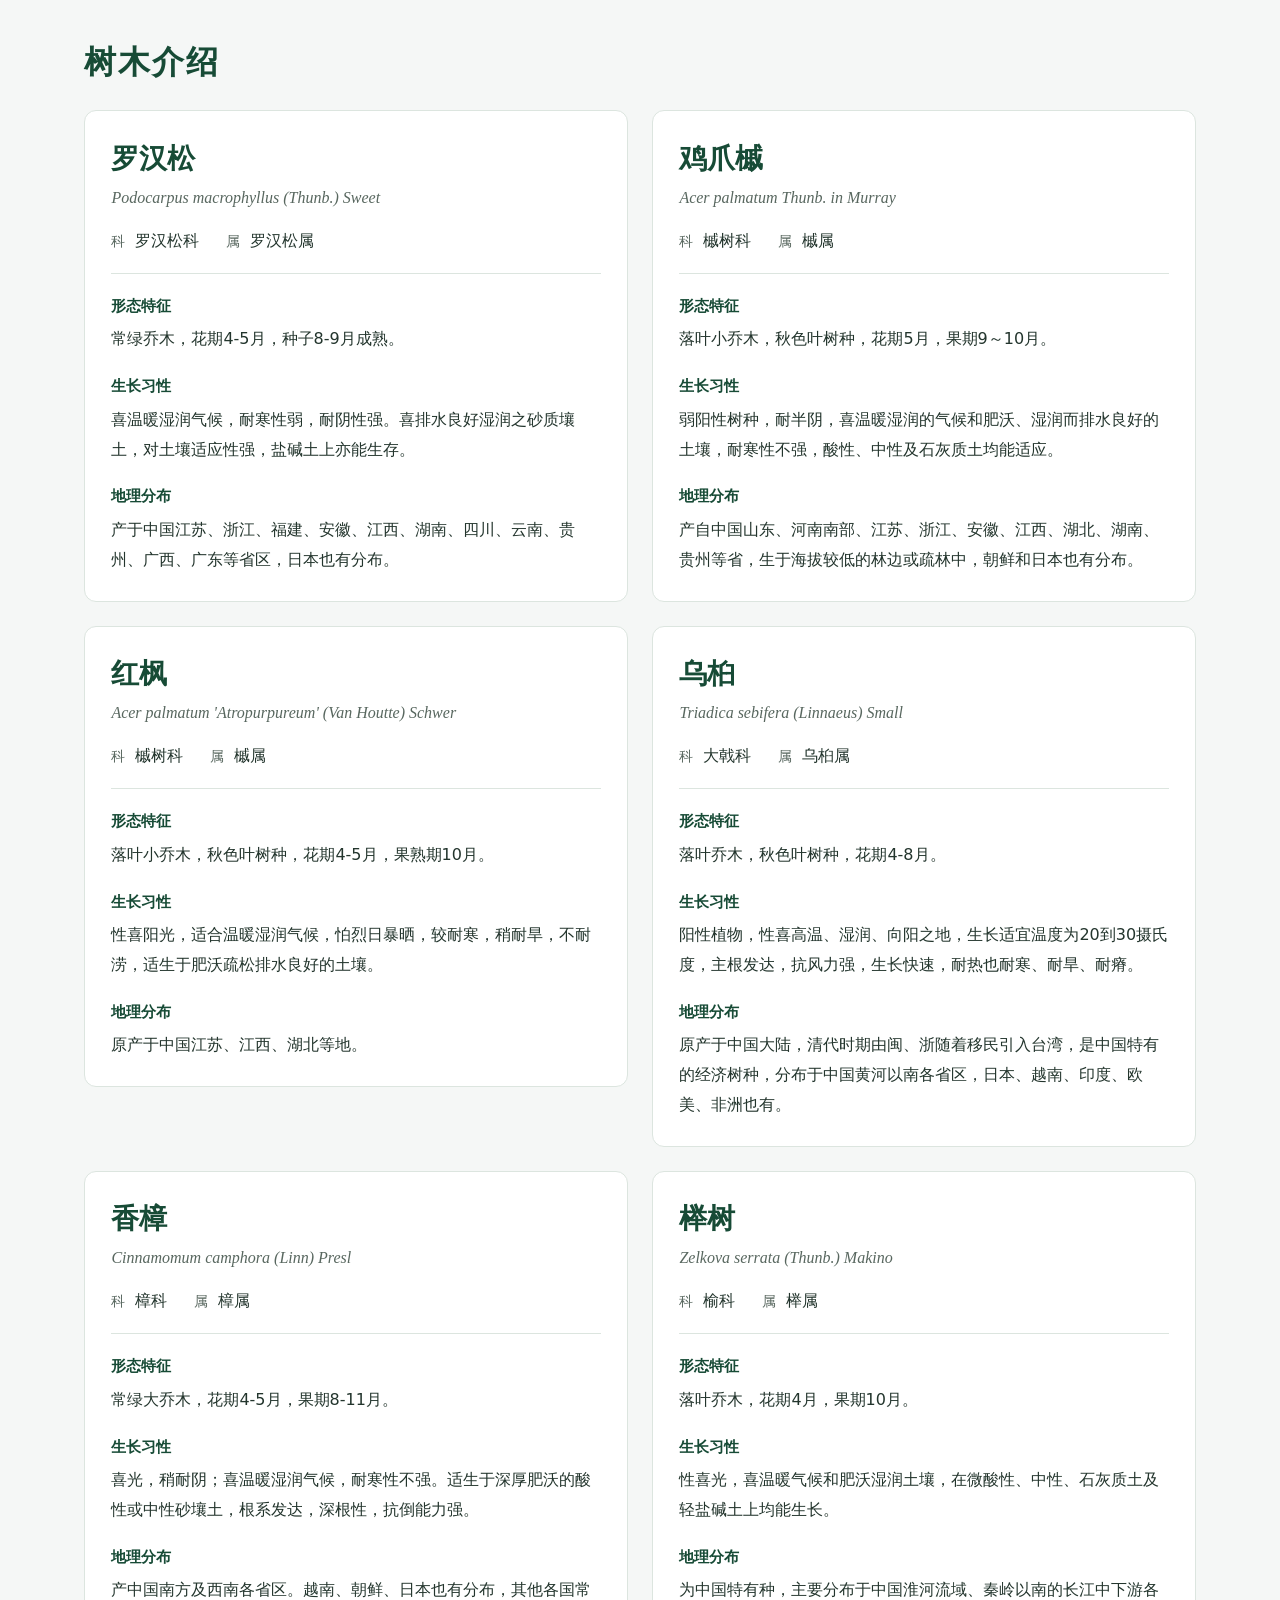
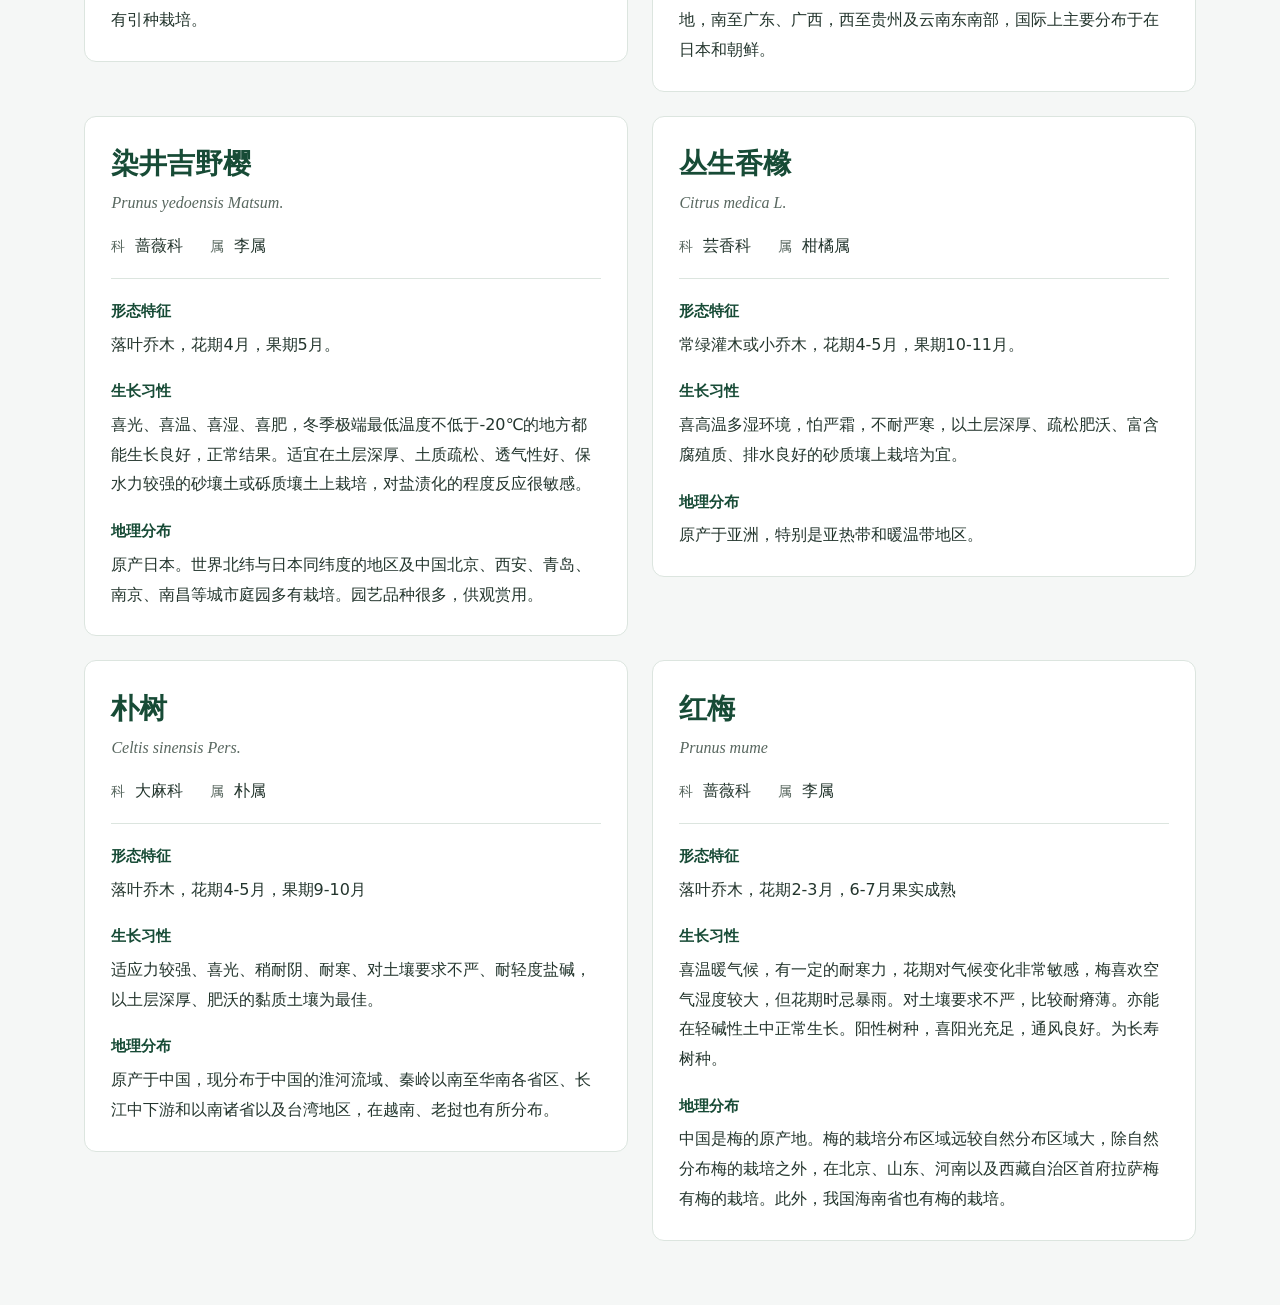
<file: index.html>
<!doctype html>
<html lang="zh-CN">
<head>
  <meta charset="utf-8">
  <meta name="viewport" content="width=device-width, initial-scale=1">
  <meta name="theme-color" content="#174b36">
  <title>树木介绍</title>
  <style>
    :root { color-scheme: light; --ink: #23352d; --muted: #58675f; --green: #174b36; --line: #dce5df; }
    * { box-sizing: border-box; }
    body { margin: 0; background: #f5f7f6; color: var(--ink); font: 1rem/1.85 system-ui, -apple-system, "Microsoft YaHei", "PingFang SC", sans-serif; }
    main { max-width: 72rem; margin: 0 auto; padding: 2.5rem 1.25rem 4rem; }
    h1 { margin: 0 0 1.6rem; color: var(--green); font-size: 2rem; letter-spacing: .06em; line-height: 1.4; }
    .plants { display: grid; grid-template-columns: repeat(2, minmax(0, 1fr)); gap: 1.5rem; align-items: start; }
    article { min-width: 0; background: #fff; border: 1px solid var(--line); border-radius: .75rem; padding: 1.65rem; }
    h2 { margin: 0; font-family: "Noto Serif SC", "Songti SC", SimSun, serif; font-size: 1.75rem; line-height: 1.5; color: var(--green); }
    .latin { margin: .3rem 0 .95rem; color: var(--muted); font: italic 1rem/1.65 Georgia, "Times New Roman", serif; overflow-wrap: anywhere; }
    dl, dd { margin: 0; }
    .taxonomy { display: flex; flex-wrap: wrap; gap: .35rem 1.7rem; padding-bottom: 1.05rem; border-bottom: 1px solid var(--line); }
    .taxonomy div { display: flex; align-items: baseline; gap: .6rem; }
    .taxonomy dt { color: var(--muted); font-size: .875rem; }
    .taxonomy dd { font-weight: 500; }
    .detail { margin-top: 1.2rem; }
    .detail dt { color: var(--green); font-size: .9375rem; font-weight: 650; margin-bottom: .25rem; }
    .detail dd { overflow-wrap: anywhere; }
    @media (max-width: 48rem) {
      main { padding: 1.5rem 1rem 2rem; }
      h1 { font-size: 1.75rem; margin-bottom: 1.1rem; }
      .plants { grid-template-columns: minmax(0, 1fr); gap: 1rem; }
      article { padding: 1.35rem; }
    }
    @media print {
      body { background: #fff; }
      main { padding: 0; }
      .plants { display: block; }
      article { break-inside: avoid; margin-bottom: 1rem; }
    }
  </style>
</head>
<body>
  <main>
    <h1>树木介绍</h1>
    <div class="plants">
<article aria-labelledby="plant-2">
      <header class="plant-heading">
        <h2 id="plant-2">罗汉松</h2>
        <p class="latin" lang="la">Podocarpus macrophyllus (Thunb.) Sweet</p>
        <dl class="taxonomy"><div><dt>科</dt><dd>罗汉松科</dd></div><div><dt>属</dt><dd>罗汉松属</dd></div></dl>
      </header>
      <dl class="details"><div class="detail"><dt>形态特征</dt><dd>常绿乔木，花期4-5月，种子8-9月成熟。</dd></div><div class="detail"><dt>生长习性</dt><dd>喜温暖湿润气候，耐寒性弱，耐阴性强。喜排水良好湿润之砂质壤土，对土壤适应性强，盐碱土上亦能生存。</dd></div><div class="detail"><dt>地理分布</dt><dd>产于中国江苏、浙江、福建、安徽、江西、湖南、四川、云南、贵州、广西、广东等省区，日本也有分布。</dd></div></dl>
    </article>
<article aria-labelledby="plant-3">
      <header class="plant-heading">
        <h2 id="plant-3">鸡爪槭</h2>
        <p class="latin" lang="la">Acer palmatum Thunb. in Murray</p>
        <dl class="taxonomy"><div><dt>科</dt><dd>槭树科</dd></div><div><dt>属</dt><dd>槭属</dd></div></dl>
      </header>
      <dl class="details"><div class="detail"><dt>形态特征</dt><dd>落叶小乔木，秋色叶树种，花期5月，果期9～10月。</dd></div><div class="detail"><dt>生长习性</dt><dd>弱阳性树种，耐半阴，喜温暖湿润的气候和肥沃、湿润而排水良好的土壤，耐寒性不强，酸性、中性及石灰质土均能适应。</dd></div><div class="detail"><dt>地理分布</dt><dd>产自中国山东、河南南部、江苏、浙江、安徽、江西、湖北、湖南、贵州等省，生于海拔较低的林边或疏林中，朝鲜和日本也有分布。</dd></div></dl>
    </article>
<article aria-labelledby="plant-4">
      <header class="plant-heading">
        <h2 id="plant-4">红枫</h2>
        <p class="latin" lang="la">Acer palmatum &#x27;Atropurpureum&#x27; (Van Houtte) Schwer</p>
        <dl class="taxonomy"><div><dt>科</dt><dd>槭树科</dd></div><div><dt>属</dt><dd>槭属</dd></div></dl>
      </header>
      <dl class="details"><div class="detail"><dt>形态特征</dt><dd>落叶小乔木，秋色叶树种，花期4-5月，果熟期10月。</dd></div><div class="detail"><dt>生长习性</dt><dd>性喜阳光，适合温暖湿润气候，怕烈日暴晒，较耐寒，稍耐旱，不耐涝，适生于肥沃疏松排水良好的土壤。</dd></div><div class="detail"><dt>地理分布</dt><dd>原产于中国江苏、江西、湖北等地。</dd></div></dl>
    </article>
<article aria-labelledby="plant-5">
      <header class="plant-heading">
        <h2 id="plant-5">乌桕</h2>
        <p class="latin" lang="la">Triadica sebifera (Linnaeus) Small</p>
        <dl class="taxonomy"><div><dt>科</dt><dd>大戟科</dd></div><div><dt>属</dt><dd>乌桕属</dd></div></dl>
      </header>
      <dl class="details"><div class="detail"><dt>形态特征</dt><dd>落叶乔木，秋色叶树种，花期4-8月。</dd></div><div class="detail"><dt>生长习性</dt><dd>阳性植物，性喜高温、湿润、向阳之地，生长适宜温度为20到30摄氏度，主根发达，抗风力强，生长快速，耐热也耐寒、耐旱、耐瘠。</dd></div><div class="detail"><dt>地理分布</dt><dd>原产于中国大陆，清代时期由闽、浙随着移民引入台湾，是中国特有的经济树种，分布于中国黄河以南各省区，日本、越南、印度、欧美、非洲也有。</dd></div></dl>
    </article>
<article aria-labelledby="plant-6">
      <header class="plant-heading">
        <h2 id="plant-6">香樟</h2>
        <p class="latin" lang="la">Cinnamomum camphora (Linn) Presl</p>
        <dl class="taxonomy"><div><dt>科</dt><dd>樟科</dd></div><div><dt>属</dt><dd>樟属</dd></div></dl>
      </header>
      <dl class="details"><div class="detail"><dt>形态特征</dt><dd>常绿大乔木，花期4-5月，果期8-11月。</dd></div><div class="detail"><dt>生长习性</dt><dd>喜光，稍耐阴；喜温暖湿润气候，耐寒性不强。适生于深厚肥沃的酸性或中性砂壤土，根系发达，深根性，抗倒能力强。</dd></div><div class="detail"><dt>地理分布</dt><dd>产中国南方及西南各省区。越南、朝鲜、日本也有分布，其他各国常有引种栽培。</dd></div></dl>
    </article>
<article aria-labelledby="plant-7">
      <header class="plant-heading">
        <h2 id="plant-7">榉树</h2>
        <p class="latin" lang="la">Zelkova serrata (Thunb.) Makino</p>
        <dl class="taxonomy"><div><dt>科</dt><dd>榆科</dd></div><div><dt>属</dt><dd>榉属</dd></div></dl>
      </header>
      <dl class="details"><div class="detail"><dt>形态特征</dt><dd>落叶乔木，花期4月，果期10月。</dd></div><div class="detail"><dt>生长习性</dt><dd>性喜光，喜温暖气候和肥沃湿润土壤，在微酸性、中性、石灰质土及轻盐碱土上均能生长。</dd></div><div class="detail"><dt>地理分布</dt><dd>为中国特有种，主要分布于中国淮河流域、秦岭以南的长江中下游各地，南至广东、广西，西至贵州及云南东南部，国际上主要分布于在日本和朝鲜。</dd></div></dl>
    </article>
<article aria-labelledby="plant-8">
      <header class="plant-heading">
        <h2 id="plant-8">染井吉野樱</h2>
        <p class="latin" lang="la">Prunus yedoensis Matsum.</p>
        <dl class="taxonomy"><div><dt>科</dt><dd>蔷薇科</dd></div><div><dt>属</dt><dd>李属</dd></div></dl>
      </header>
      <dl class="details"><div class="detail"><dt>形态特征</dt><dd>落叶乔木，花期4月，果期5月。</dd></div><div class="detail"><dt>生长习性</dt><dd>喜光、喜温、喜湿、喜肥，冬季极端最低温度不低于-20℃的地方都能生长良好，正常结果。适宜在土层深厚、土质疏松、透气性好、保水力较强的砂壤土或砾质壤土上栽培，对盐渍化的程度反应很敏感。</dd></div><div class="detail"><dt>地理分布</dt><dd>原产日本。世界北纬与日本同纬度的地区及中国北京、西安、青岛、南京、南昌等城市庭园多有栽培。园艺品种很多，供观赏用。</dd></div></dl>
    </article>
<article aria-labelledby="plant-9">
      <header class="plant-heading">
        <h2 id="plant-9">丛生香橼</h2>
        <p class="latin" lang="la">Citrus medica L.</p>
        <dl class="taxonomy"><div><dt>科</dt><dd>芸香科</dd></div><div><dt>属</dt><dd>柑橘属</dd></div></dl>
      </header>
      <dl class="details"><div class="detail"><dt>形态特征</dt><dd>常绿灌木或小乔木，花期4-5月，果期10-11月。</dd></div><div class="detail"><dt>生长习性</dt><dd>喜高温多湿环境，怕严霜，不耐严寒，以土层深厚、疏松肥沃、富含腐殖质、排水良好的砂质壤上栽培为宜。</dd></div><div class="detail"><dt>地理分布</dt><dd>原产于亚洲，特别是亚热带和暖温带地区。</dd></div></dl>
    </article>
<article aria-labelledby="plant-10">
      <header class="plant-heading">
        <h2 id="plant-10">朴树</h2>
        <p class="latin" lang="la">Celtis sinensis Pers.</p>
        <dl class="taxonomy"><div><dt>科</dt><dd>大麻科</dd></div><div><dt>属</dt><dd>朴属</dd></div></dl>
      </header>
      <dl class="details"><div class="detail"><dt>形态特征</dt><dd>落叶乔木，花期4-5月，果期9-10月</dd></div><div class="detail"><dt>生长习性</dt><dd>适应力较强、喜光、稍耐阴、耐寒、对土壤要求不严、耐轻度盐碱，以土层深厚、肥沃的黏质土壤为最佳。</dd></div><div class="detail"><dt>地理分布</dt><dd>原产于中国，现分布于中国的淮河流域、秦岭以南至华南各省区、长江中下游和以南诸省以及台湾地区，在越南、老挝也有所分布。</dd></div></dl>
    </article>
<article aria-labelledby="plant-11">
      <header class="plant-heading">
        <h2 id="plant-11">红梅</h2>
        <p class="latin" lang="la">Prunus mume</p>
        <dl class="taxonomy"><div><dt>科</dt><dd>蔷薇科</dd></div><div><dt>属</dt><dd>李属</dd></div></dl>
      </header>
      <dl class="details"><div class="detail"><dt>形态特征</dt><dd>落叶乔木，花期2-3月，6-7月果实成熟</dd></div><div class="detail"><dt>生长习性</dt><dd>喜温暖气候，有一定的耐寒力，花期对气候变化非常敏感，梅喜欢空气湿度较大，但花期时忌暴雨。对土壤要求不严，比较耐瘠薄。亦能在轻碱性土中正常生长。阳性树种，喜阳光充足，通风良好。为长寿树种。</dd></div><div class="detail"><dt>地理分布</dt><dd>中国是梅的原产地。梅的栽培分布区域远较自然分布区域大，除自然分布梅的栽培之外，在北京、山东、河南以及西藏自治区首府拉萨梅有梅的栽培。此外，我国海南省也有梅的栽培。</dd></div></dl>
    </article>
    </div>
  </main>
</body>
</html>
</file>
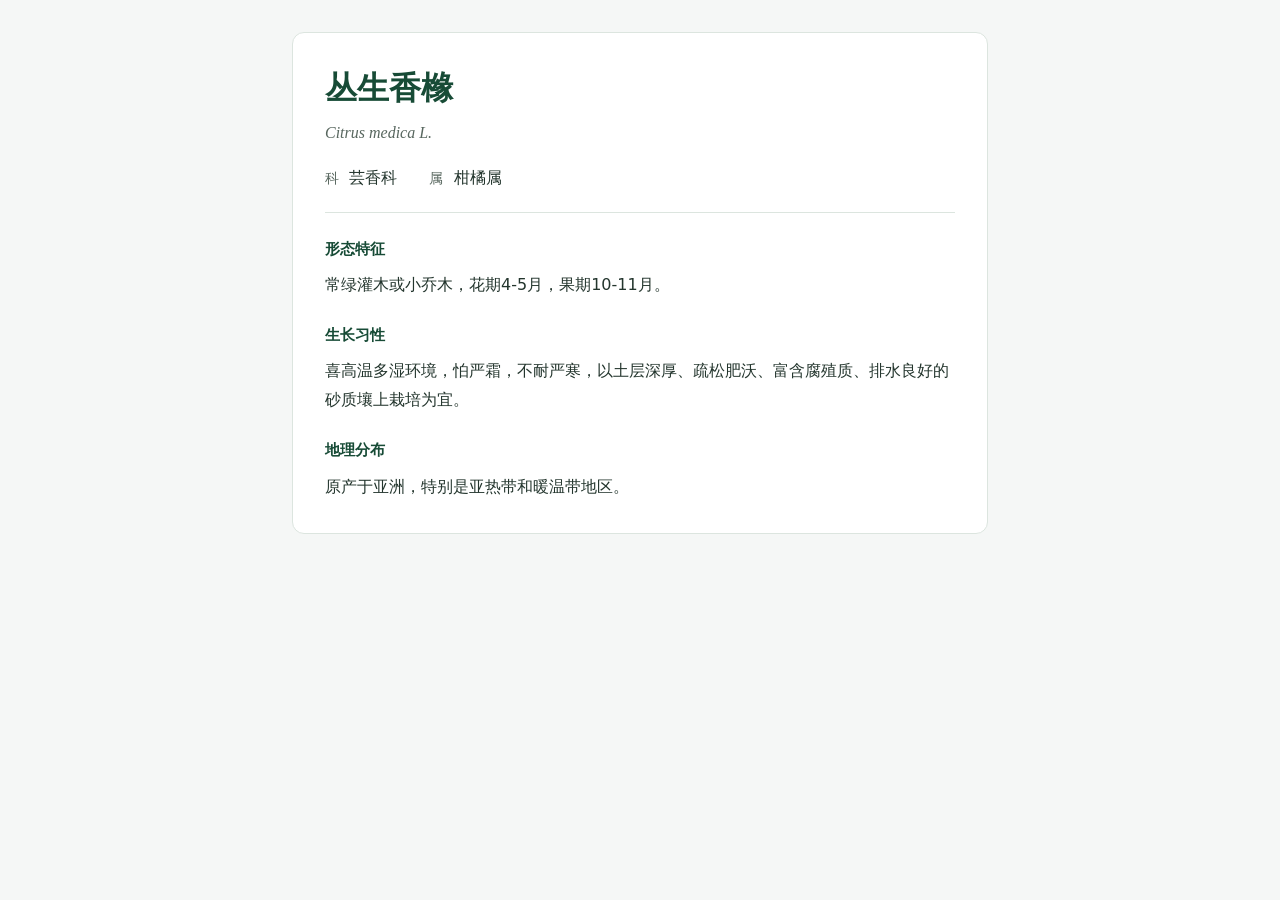
<file: trees/congshengxiangyuan.html>
<!doctype html>
<html lang="zh-CN">
<head>
  <meta charset="utf-8">
  <meta name="viewport" content="width=device-width, initial-scale=1">
  <meta name="theme-color" content="#174b36">
  <title>丛生香橼</title>
  <link rel="stylesheet" href="style.css">
</head>
<body>
  <main><article aria-labelledby="plant-name">
    <header>
      <h1 id="plant-name">丛生香橼</h1>
      <p class="latin" lang="la">Citrus medica L.</p>
      <dl class="taxonomy"><div><dt>科</dt><dd>芸香科</dd></div><div><dt>属</dt><dd>柑橘属</dd></div></dl>
    </header>
    <dl><div class="detail"><dt>形态特征</dt><dd>常绿灌木或小乔木，花期4-5月，果期10-11月。</dd></div><div class="detail"><dt>生长习性</dt><dd>喜高温多湿环境，怕严霜，不耐严寒，以土层深厚、疏松肥沃、富含腐殖质、排水良好的砂质壤上栽培为宜。</dd></div><div class="detail"><dt>地理分布</dt><dd>原产于亚洲，特别是亚热带和暖温带地区。</dd></div></dl>
  </article></main>
</body>
</html>
</file>
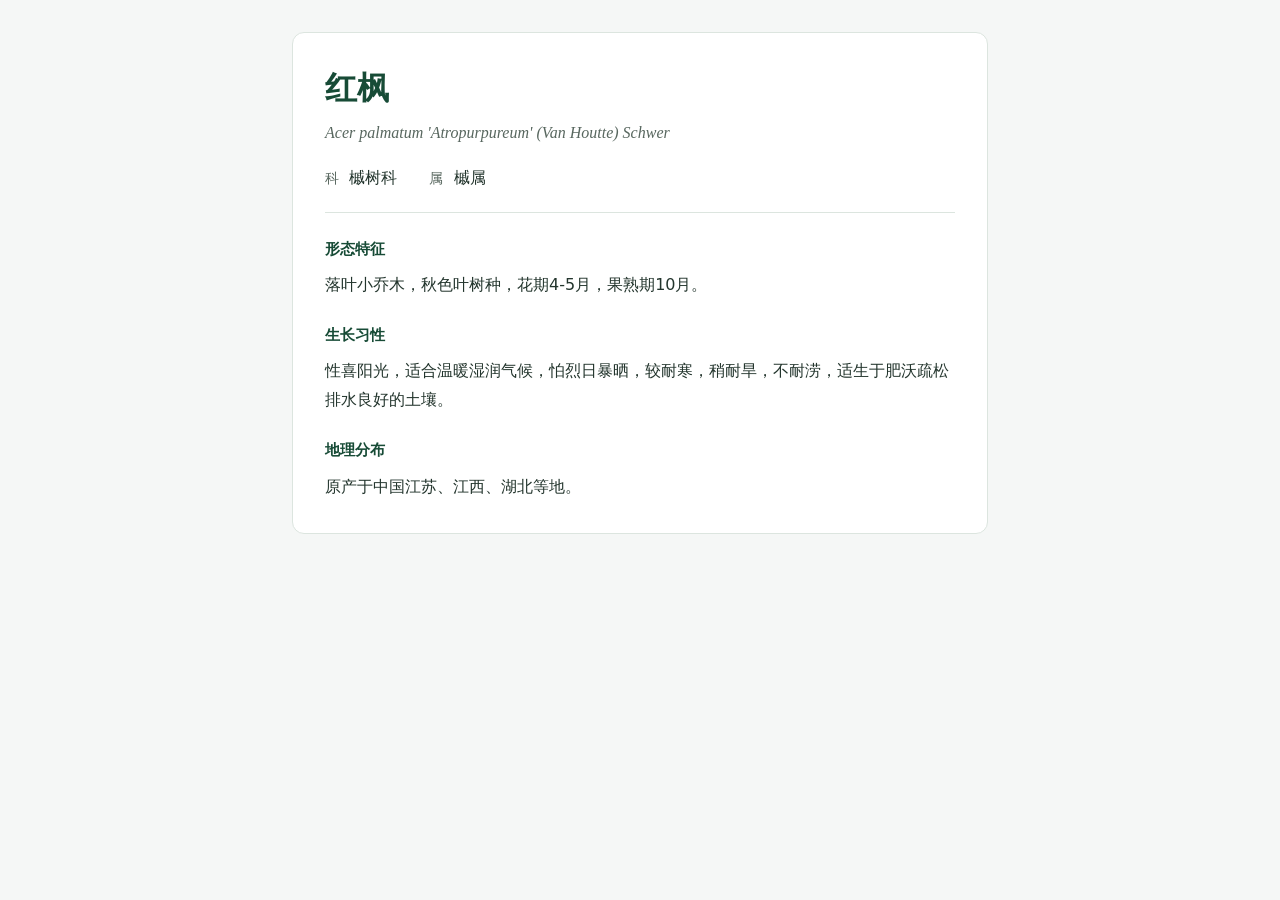
<file: trees/hongfeng.html>
<!doctype html>
<html lang="zh-CN">
<head>
  <meta charset="utf-8">
  <meta name="viewport" content="width=device-width, initial-scale=1">
  <meta name="theme-color" content="#174b36">
  <title>红枫</title>
  <link rel="stylesheet" href="style.css">
</head>
<body>
  <main><article aria-labelledby="plant-name">
    <header>
      <h1 id="plant-name">红枫</h1>
      <p class="latin" lang="la">Acer palmatum &#x27;Atropurpureum&#x27; (Van Houtte) Schwer</p>
      <dl class="taxonomy"><div><dt>科</dt><dd>槭树科</dd></div><div><dt>属</dt><dd>槭属</dd></div></dl>
    </header>
    <dl><div class="detail"><dt>形态特征</dt><dd>落叶小乔木，秋色叶树种，花期4-5月，果熟期10月。</dd></div><div class="detail"><dt>生长习性</dt><dd>性喜阳光，适合温暖湿润气候，怕烈日暴晒，较耐寒，稍耐旱，不耐涝，适生于肥沃疏松排水良好的土壤。</dd></div><div class="detail"><dt>地理分布</dt><dd>原产于中国江苏、江西、湖北等地。</dd></div></dl>
  </article></main>
</body>
</html>
</file>
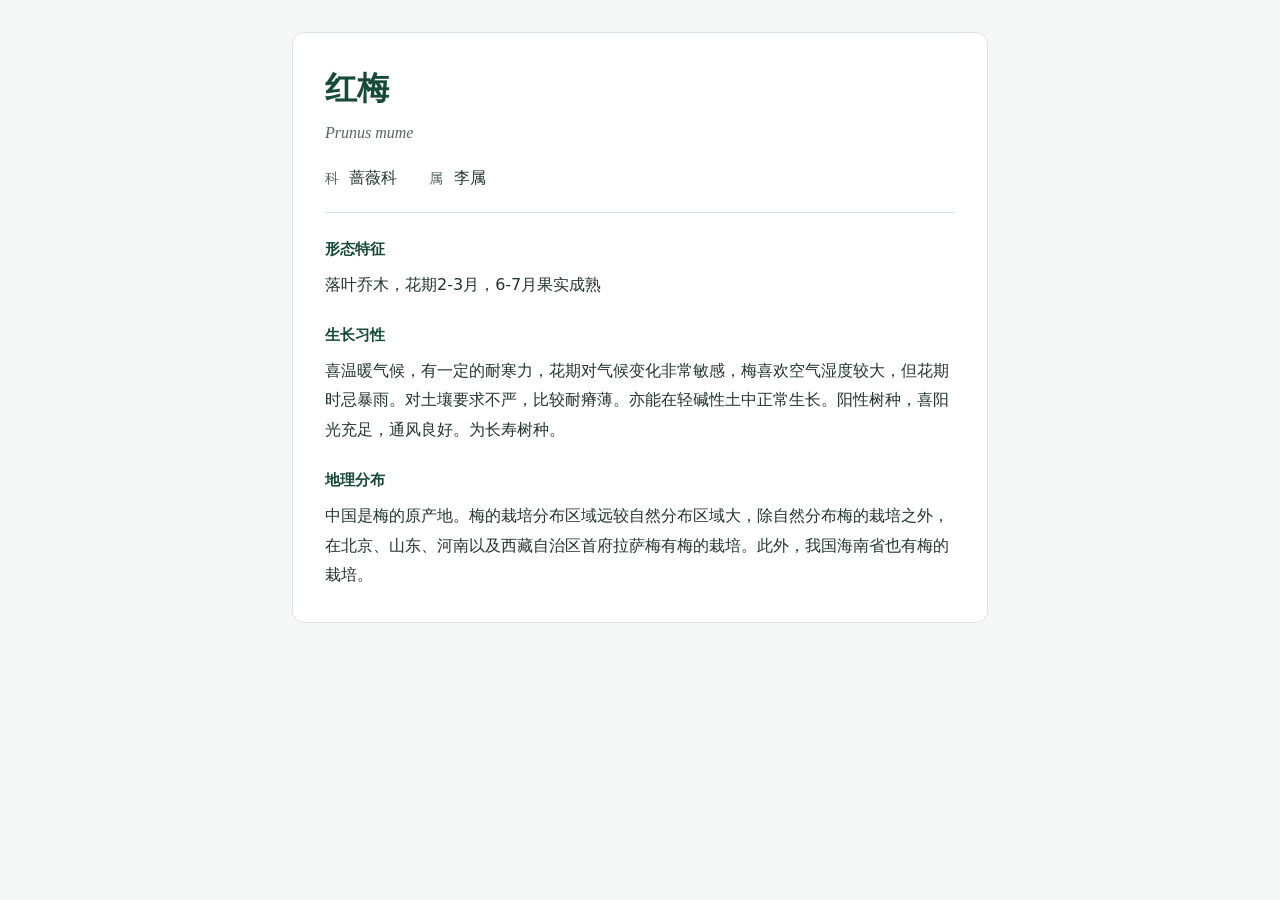
<file: trees/hongmei.html>
<!doctype html>
<html lang="zh-CN">
<head>
  <meta charset="utf-8">
  <meta name="viewport" content="width=device-width, initial-scale=1">
  <meta name="theme-color" content="#174b36">
  <title>红梅</title>
  <link rel="stylesheet" href="style.css">
</head>
<body>
  <main><article aria-labelledby="plant-name">
    <header>
      <h1 id="plant-name">红梅</h1>
      <p class="latin" lang="la">Prunus mume</p>
      <dl class="taxonomy"><div><dt>科</dt><dd>蔷薇科</dd></div><div><dt>属</dt><dd>李属</dd></div></dl>
    </header>
    <dl><div class="detail"><dt>形态特征</dt><dd>落叶乔木，花期2-3月，6-7月果实成熟</dd></div><div class="detail"><dt>生长习性</dt><dd>喜温暖气候，有一定的耐寒力，花期对气候变化非常敏感，梅喜欢空气湿度较大，但花期时忌暴雨。对土壤要求不严，比较耐瘠薄。亦能在轻碱性土中正常生长。阳性树种，喜阳光充足，通风良好。为长寿树种。</dd></div><div class="detail"><dt>地理分布</dt><dd>中国是梅的原产地。梅的栽培分布区域远较自然分布区域大，除自然分布梅的栽培之外，在北京、山东、河南以及西藏自治区首府拉萨梅有梅的栽培。此外，我国海南省也有梅的栽培。</dd></div></dl>
  </article></main>
</body>
</html>
</file>
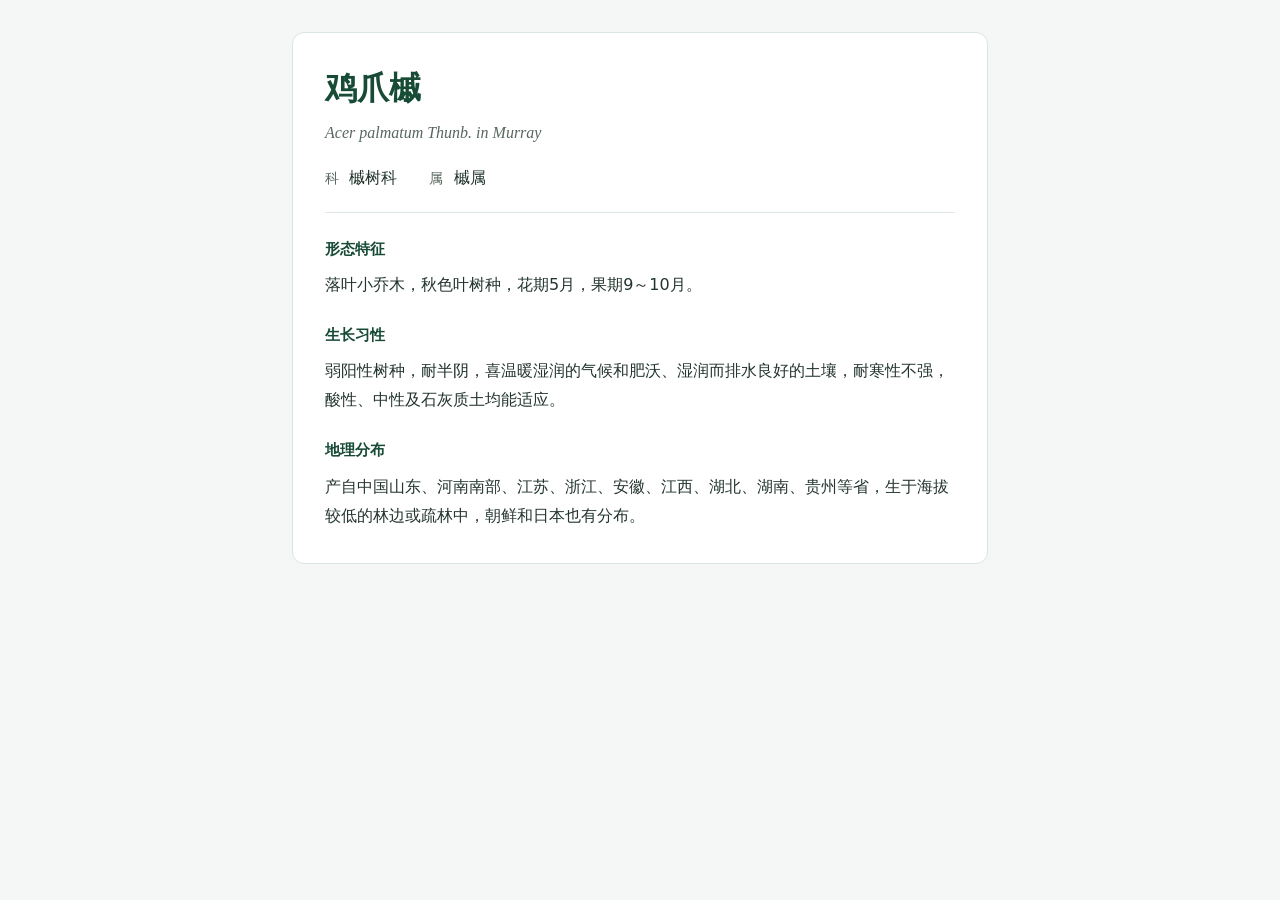
<file: trees/jizhaoqi.html>
<!doctype html>
<html lang="zh-CN">
<head>
  <meta charset="utf-8">
  <meta name="viewport" content="width=device-width, initial-scale=1">
  <meta name="theme-color" content="#174b36">
  <title>鸡爪槭</title>
  <link rel="stylesheet" href="style.css">
</head>
<body>
  <main><article aria-labelledby="plant-name">
    <header>
      <h1 id="plant-name">鸡爪槭</h1>
      <p class="latin" lang="la">Acer palmatum Thunb. in Murray</p>
      <dl class="taxonomy"><div><dt>科</dt><dd>槭树科</dd></div><div><dt>属</dt><dd>槭属</dd></div></dl>
    </header>
    <dl><div class="detail"><dt>形态特征</dt><dd>落叶小乔木，秋色叶树种，花期5月，果期9～10月。</dd></div><div class="detail"><dt>生长习性</dt><dd>弱阳性树种，耐半阴，喜温暖湿润的气候和肥沃、湿润而排水良好的土壤，耐寒性不强，酸性、中性及石灰质土均能适应。</dd></div><div class="detail"><dt>地理分布</dt><dd>产自中国山东、河南南部、江苏、浙江、安徽、江西、湖北、湖南、贵州等省，生于海拔较低的林边或疏林中，朝鲜和日本也有分布。</dd></div></dl>
  </article></main>
</body>
</html>
</file>
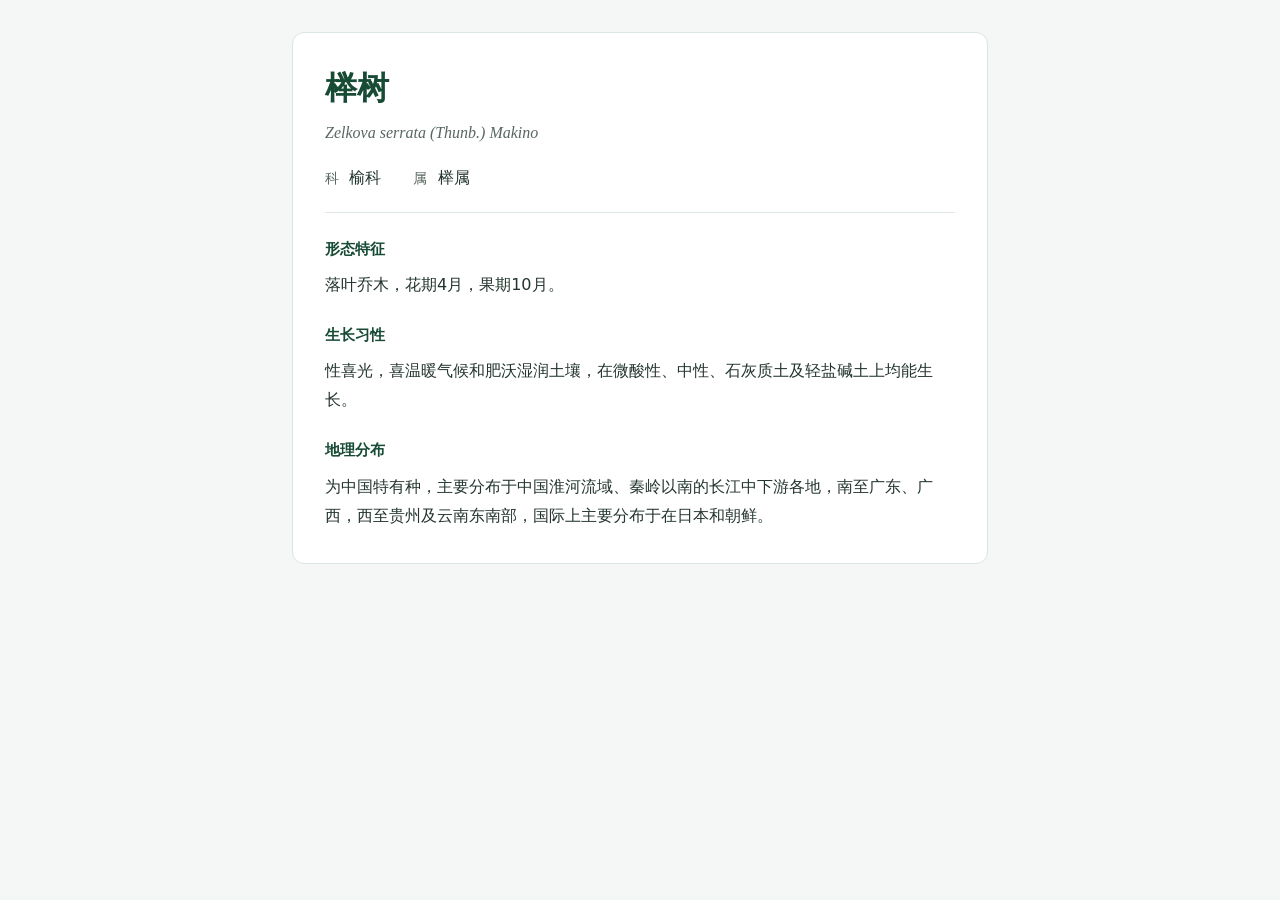
<file: trees/jushu.html>
<!doctype html>
<html lang="zh-CN">
<head>
  <meta charset="utf-8">
  <meta name="viewport" content="width=device-width, initial-scale=1">
  <meta name="theme-color" content="#174b36">
  <title>榉树</title>
  <link rel="stylesheet" href="style.css">
</head>
<body>
  <main><article aria-labelledby="plant-name">
    <header>
      <h1 id="plant-name">榉树</h1>
      <p class="latin" lang="la">Zelkova serrata (Thunb.) Makino</p>
      <dl class="taxonomy"><div><dt>科</dt><dd>榆科</dd></div><div><dt>属</dt><dd>榉属</dd></div></dl>
    </header>
    <dl><div class="detail"><dt>形态特征</dt><dd>落叶乔木，花期4月，果期10月。</dd></div><div class="detail"><dt>生长习性</dt><dd>性喜光，喜温暖气候和肥沃湿润土壤，在微酸性、中性、石灰质土及轻盐碱土上均能生长。</dd></div><div class="detail"><dt>地理分布</dt><dd>为中国特有种，主要分布于中国淮河流域、秦岭以南的长江中下游各地，南至广东、广西，西至贵州及云南东南部，国际上主要分布于在日本和朝鲜。</dd></div></dl>
  </article></main>
</body>
</html>
</file>
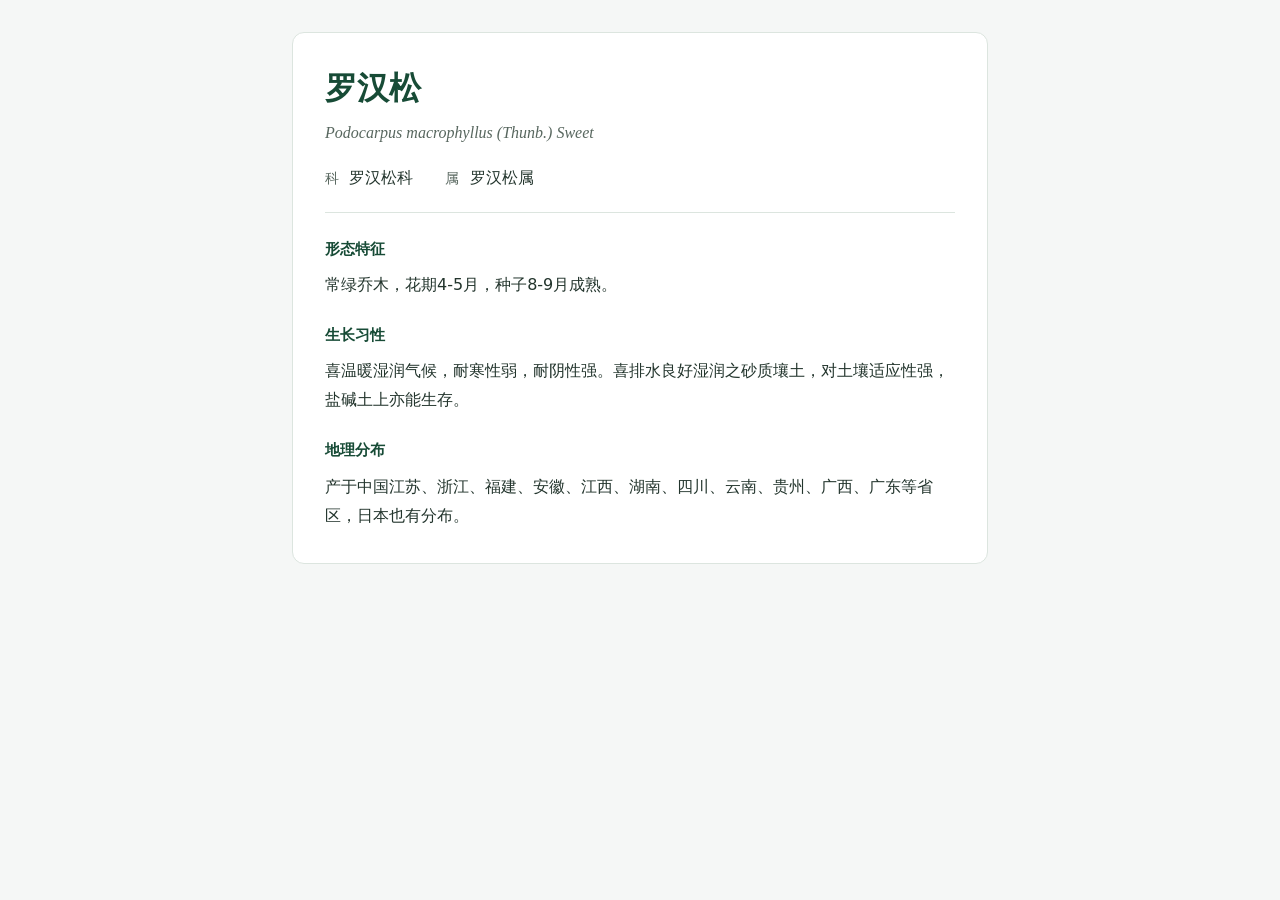
<file: trees/luohansong.html>
<!doctype html>
<html lang="zh-CN">
<head>
  <meta charset="utf-8">
  <meta name="viewport" content="width=device-width, initial-scale=1">
  <meta name="theme-color" content="#174b36">
  <title>罗汉松</title>
  <link rel="stylesheet" href="style.css">
</head>
<body>
  <main><article aria-labelledby="plant-name">
    <header>
      <h1 id="plant-name">罗汉松</h1>
      <p class="latin" lang="la">Podocarpus macrophyllus (Thunb.) Sweet</p>
      <dl class="taxonomy"><div><dt>科</dt><dd>罗汉松科</dd></div><div><dt>属</dt><dd>罗汉松属</dd></div></dl>
    </header>
    <dl><div class="detail"><dt>形态特征</dt><dd>常绿乔木，花期4-5月，种子8-9月成熟。</dd></div><div class="detail"><dt>生长习性</dt><dd>喜温暖湿润气候，耐寒性弱，耐阴性强。喜排水良好湿润之砂质壤土，对土壤适应性强，盐碱土上亦能生存。</dd></div><div class="detail"><dt>地理分布</dt><dd>产于中国江苏、浙江、福建、安徽、江西、湖南、四川、云南、贵州、广西、广东等省区，日本也有分布。</dd></div></dl>
  </article></main>
</body>
</html>
</file>
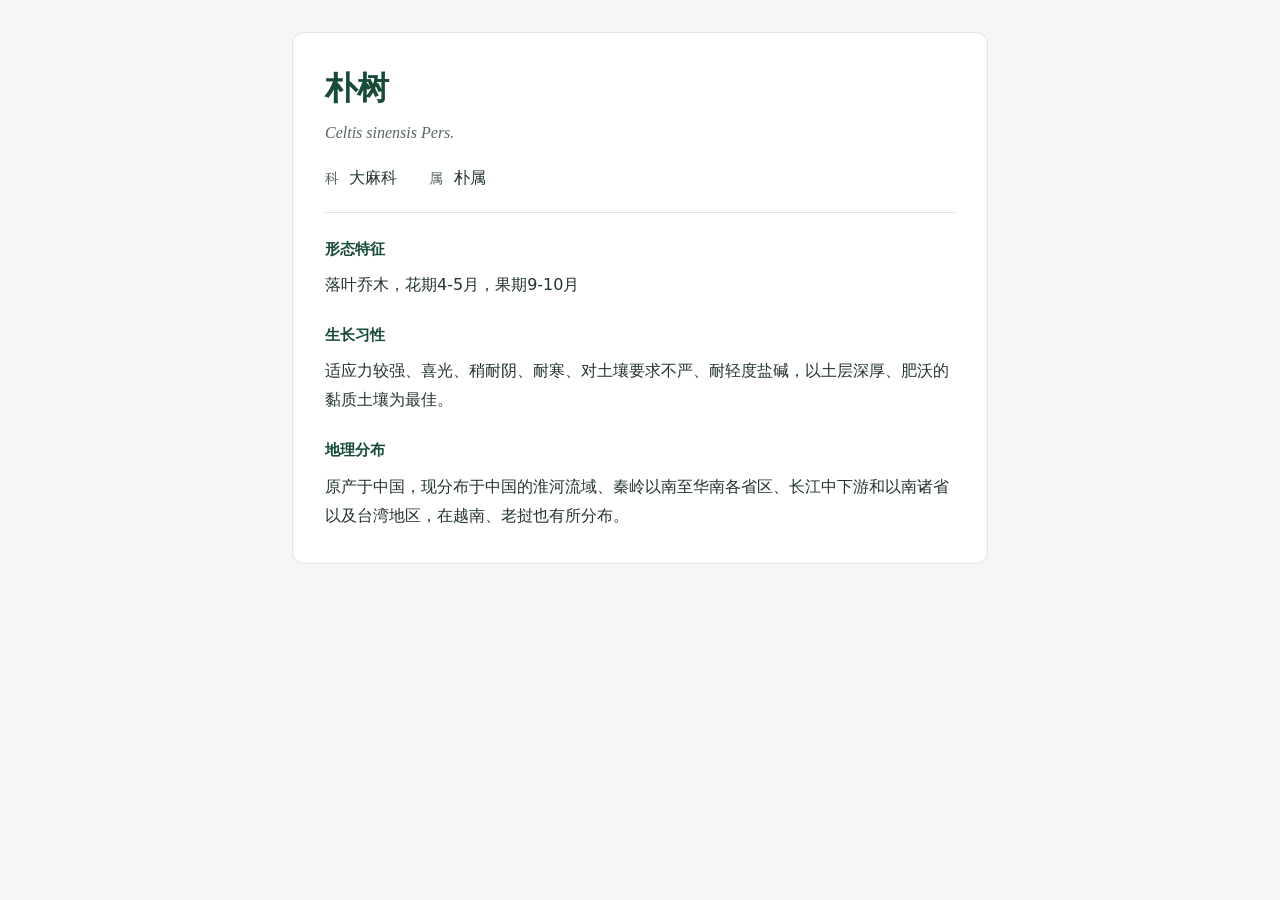
<file: trees/pushu.html>
<!doctype html>
<html lang="zh-CN">
<head>
  <meta charset="utf-8">
  <meta name="viewport" content="width=device-width, initial-scale=1">
  <meta name="theme-color" content="#174b36">
  <title>朴树</title>
  <link rel="stylesheet" href="style.css">
</head>
<body>
  <main><article aria-labelledby="plant-name">
    <header>
      <h1 id="plant-name">朴树</h1>
      <p class="latin" lang="la">Celtis sinensis Pers.</p>
      <dl class="taxonomy"><div><dt>科</dt><dd>大麻科</dd></div><div><dt>属</dt><dd>朴属</dd></div></dl>
    </header>
    <dl><div class="detail"><dt>形态特征</dt><dd>落叶乔木，花期4-5月，果期9-10月</dd></div><div class="detail"><dt>生长习性</dt><dd>适应力较强、喜光、稍耐阴、耐寒、对土壤要求不严、耐轻度盐碱，以土层深厚、肥沃的黏质土壤为最佳。</dd></div><div class="detail"><dt>地理分布</dt><dd>原产于中国，现分布于中国的淮河流域、秦岭以南至华南各省区、长江中下游和以南诸省以及台湾地区，在越南、老挝也有所分布。</dd></div></dl>
  </article></main>
</body>
</html>
</file>
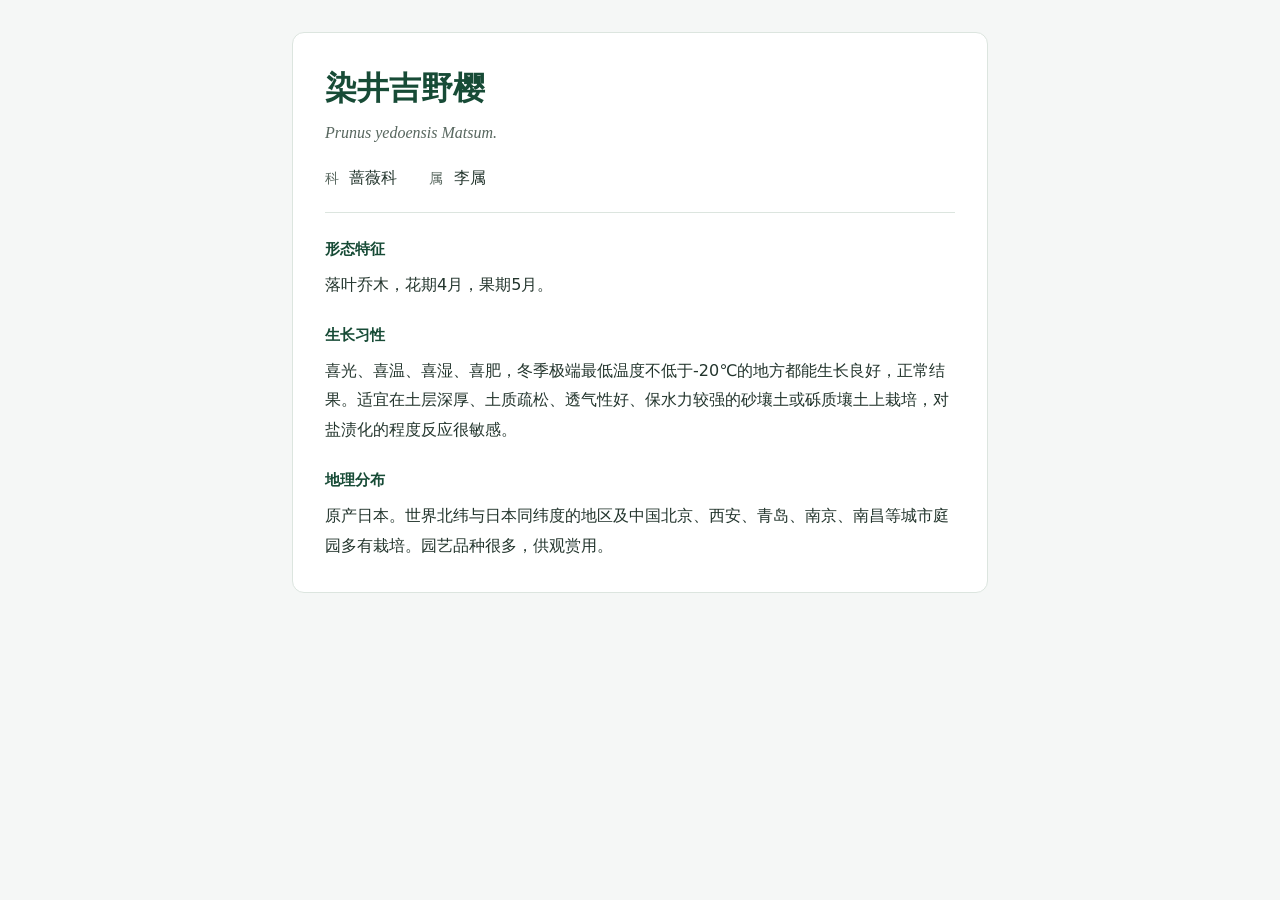
<file: trees/ranjingjiyeying.html>
<!doctype html>
<html lang="zh-CN">
<head>
  <meta charset="utf-8">
  <meta name="viewport" content="width=device-width, initial-scale=1">
  <meta name="theme-color" content="#174b36">
  <title>染井吉野樱</title>
  <link rel="stylesheet" href="style.css">
</head>
<body>
  <main><article aria-labelledby="plant-name">
    <header>
      <h1 id="plant-name">染井吉野樱</h1>
      <p class="latin" lang="la">Prunus yedoensis Matsum.</p>
      <dl class="taxonomy"><div><dt>科</dt><dd>蔷薇科</dd></div><div><dt>属</dt><dd>李属</dd></div></dl>
    </header>
    <dl><div class="detail"><dt>形态特征</dt><dd>落叶乔木，花期4月，果期5月。</dd></div><div class="detail"><dt>生长习性</dt><dd>喜光、喜温、喜湿、喜肥，冬季极端最低温度不低于-20℃的地方都能生长良好，正常结果。适宜在土层深厚、土质疏松、透气性好、保水力较强的砂壤土或砾质壤土上栽培，对盐渍化的程度反应很敏感。</dd></div><div class="detail"><dt>地理分布</dt><dd>原产日本。世界北纬与日本同纬度的地区及中国北京、西安、青岛、南京、南昌等城市庭园多有栽培。园艺品种很多，供观赏用。</dd></div></dl>
  </article></main>
</body>
</html>
</file>
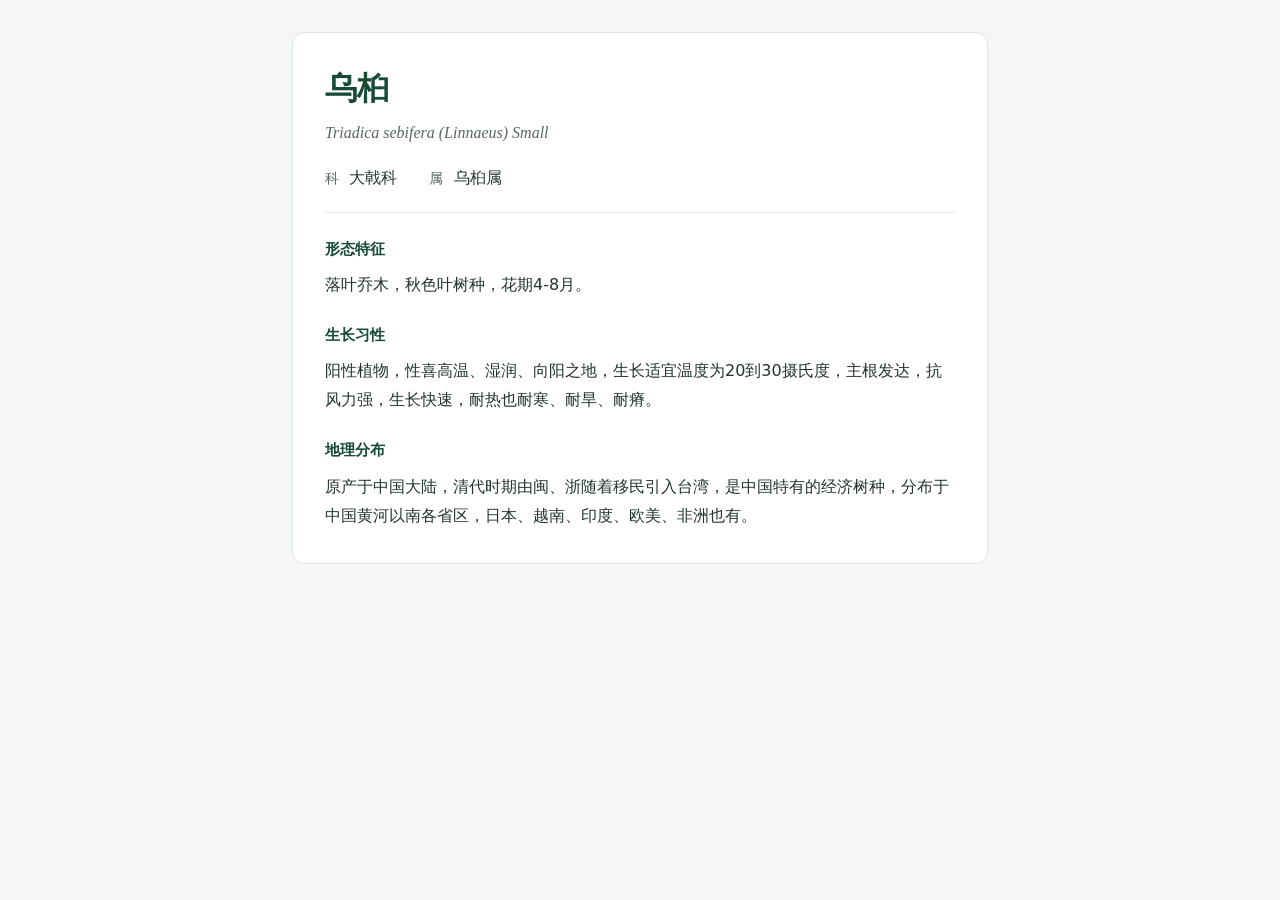
<file: trees/wujiu.html>
<!doctype html>
<html lang="zh-CN">
<head>
  <meta charset="utf-8">
  <meta name="viewport" content="width=device-width, initial-scale=1">
  <meta name="theme-color" content="#174b36">
  <title>乌桕</title>
  <link rel="stylesheet" href="style.css">
</head>
<body>
  <main><article aria-labelledby="plant-name">
    <header>
      <h1 id="plant-name">乌桕</h1>
      <p class="latin" lang="la">Triadica sebifera (Linnaeus) Small</p>
      <dl class="taxonomy"><div><dt>科</dt><dd>大戟科</dd></div><div><dt>属</dt><dd>乌桕属</dd></div></dl>
    </header>
    <dl><div class="detail"><dt>形态特征</dt><dd>落叶乔木，秋色叶树种，花期4-8月。</dd></div><div class="detail"><dt>生长习性</dt><dd>阳性植物，性喜高温、湿润、向阳之地，生长适宜温度为20到30摄氏度，主根发达，抗风力强，生长快速，耐热也耐寒、耐旱、耐瘠。</dd></div><div class="detail"><dt>地理分布</dt><dd>原产于中国大陆，清代时期由闽、浙随着移民引入台湾，是中国特有的经济树种，分布于中国黄河以南各省区，日本、越南、印度、欧美、非洲也有。</dd></div></dl>
  </article></main>
</body>
</html>
</file>
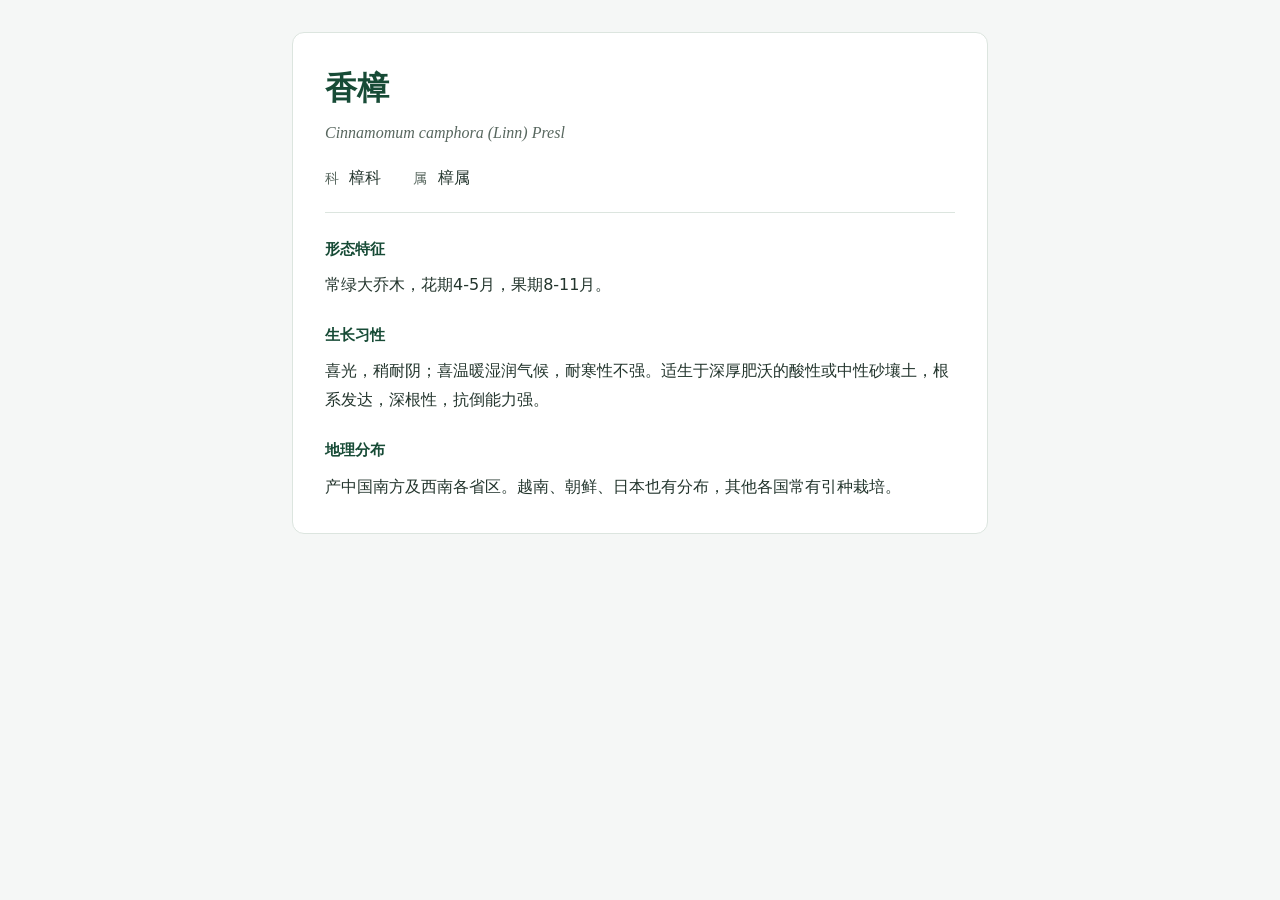
<file: trees/xiangzhang.html>
<!doctype html>
<html lang="zh-CN">
<head>
  <meta charset="utf-8">
  <meta name="viewport" content="width=device-width, initial-scale=1">
  <meta name="theme-color" content="#174b36">
  <title>香樟</title>
  <link rel="stylesheet" href="style.css">
</head>
<body>
  <main><article aria-labelledby="plant-name">
    <header>
      <h1 id="plant-name">香樟</h1>
      <p class="latin" lang="la">Cinnamomum camphora (Linn) Presl</p>
      <dl class="taxonomy"><div><dt>科</dt><dd>樟科</dd></div><div><dt>属</dt><dd>樟属</dd></div></dl>
    </header>
    <dl><div class="detail"><dt>形态特征</dt><dd>常绿大乔木，花期4-5月，果期8-11月。</dd></div><div class="detail"><dt>生长习性</dt><dd>喜光，稍耐阴；喜温暖湿润气候，耐寒性不强。适生于深厚肥沃的酸性或中性砂壤土，根系发达，深根性，抗倒能力强。</dd></div><div class="detail"><dt>地理分布</dt><dd>产中国南方及西南各省区。越南、朝鲜、日本也有分布，其他各国常有引种栽培。</dd></div></dl>
  </article></main>
</body>
</html>
</file>
<file: trees/style.css>
:root { color-scheme: light; --green: #174b36; --ink: #23352d; --muted: #58675f; --line: #dce5df; }
* { box-sizing: border-box; }
body { margin: 0; background: #f5f7f6; color: var(--ink); font: 1rem/1.85 system-ui, -apple-system, "Microsoft YaHei", "PingFang SC", sans-serif; }
main { max-width: 46rem; margin: 0 auto; padding: 2rem 1.25rem; }
article { background: #fff; border: 1px solid var(--line); border-radius: .75rem; padding: 2rem; }
h1 { color: var(--green); font-family: "Noto Serif SC", "Songti SC", SimSun, serif; font-size: 2rem; line-height: 1.45; margin: 0; }
.latin { color: var(--muted); font: italic 1rem/1.7 Georgia, "Times New Roman", serif; overflow-wrap: anywhere; margin: .45rem 0 1.1rem; }
dl, dd { margin: 0; }
.taxonomy { display: flex; flex-wrap: wrap; gap: .4rem 2rem; border-bottom: 1px solid var(--line); padding-bottom: 1.2rem; }
.taxonomy div { display: flex; gap: .65rem; align-items: baseline; }
.taxonomy dt { color: var(--muted); font-size: .875rem; }
.detail { margin-top: 1.4rem; }
.detail dt { color: var(--green); font-size: .9375rem; font-weight: 650; margin-bottom: .4rem; }
.detail dd { overflow-wrap: anywhere; }
@media (max-width: 36rem) { main { padding: 1rem; } article { padding: 1.35rem; } h1 { font-size: 1.8rem; } }
@media print { body { background: #fff; } main { max-width: none; padding: 0; } article { border: 0; padding: 0; } }
</file>
